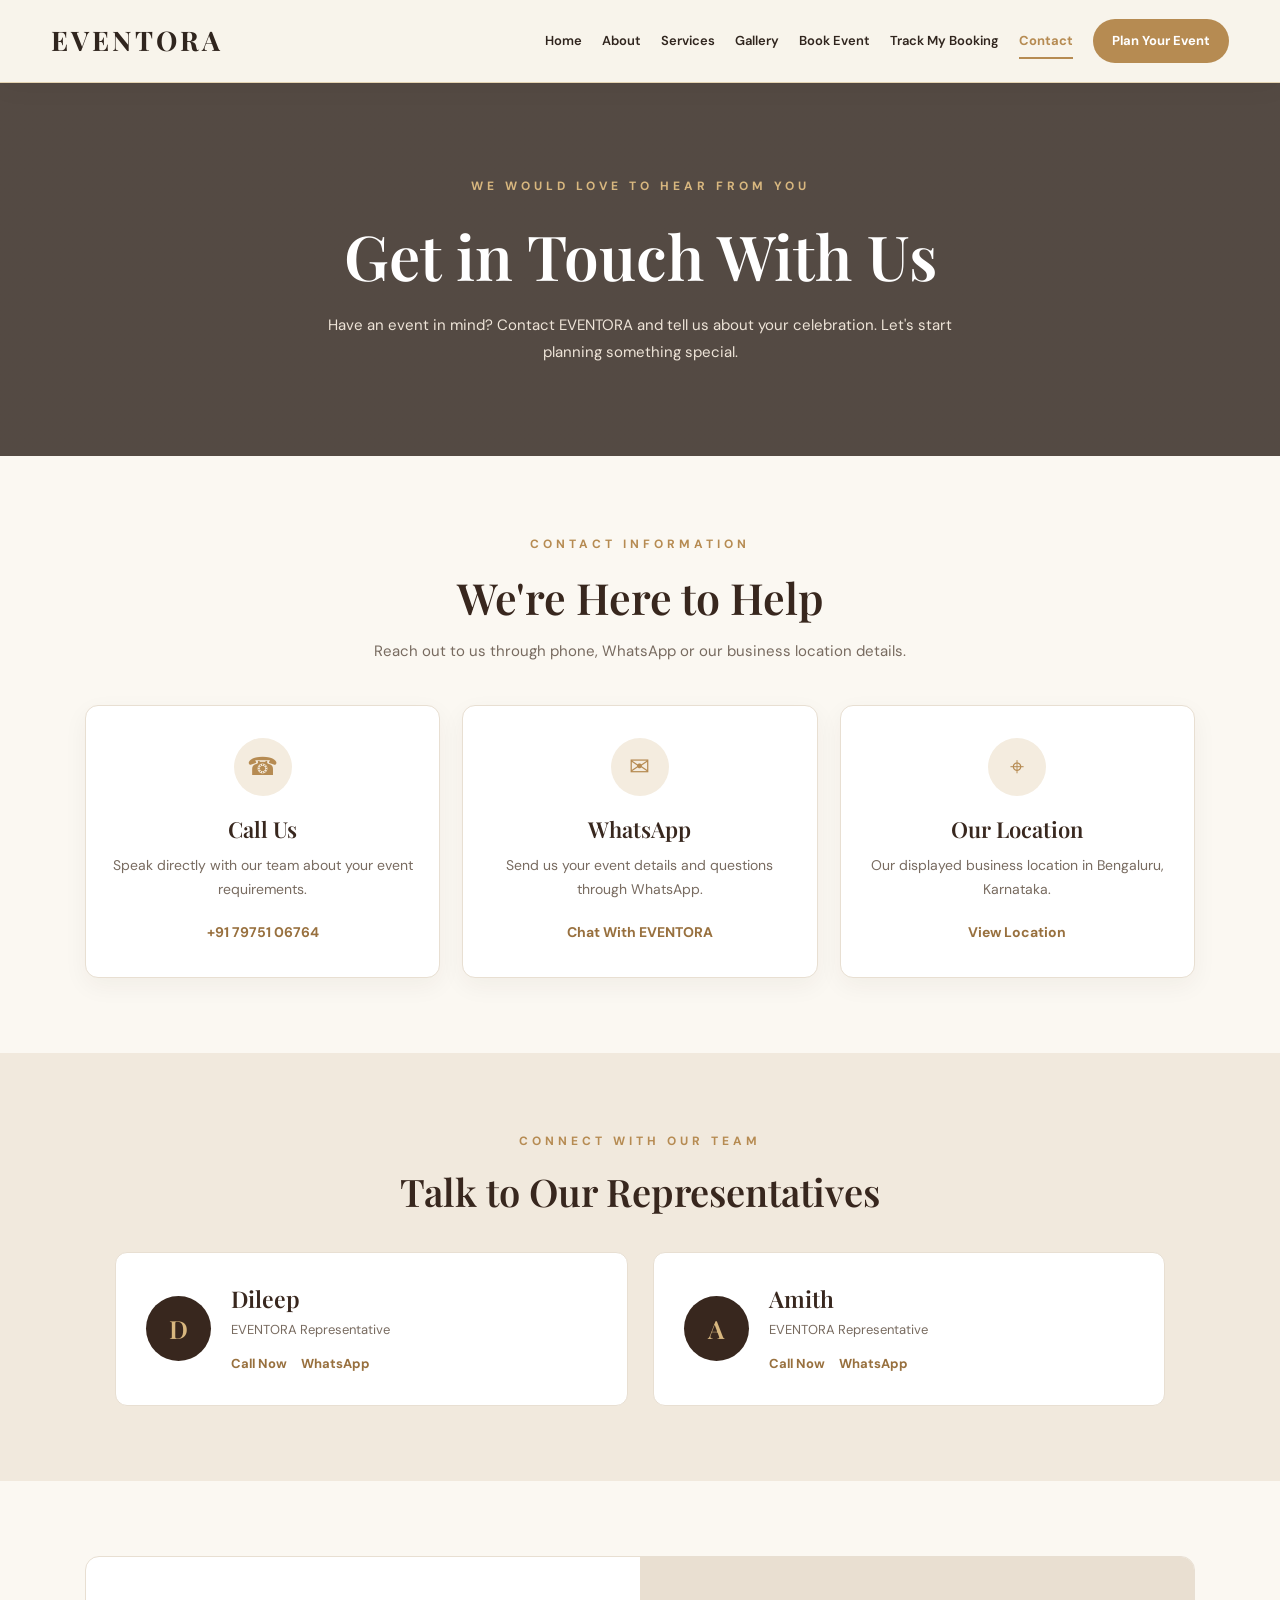
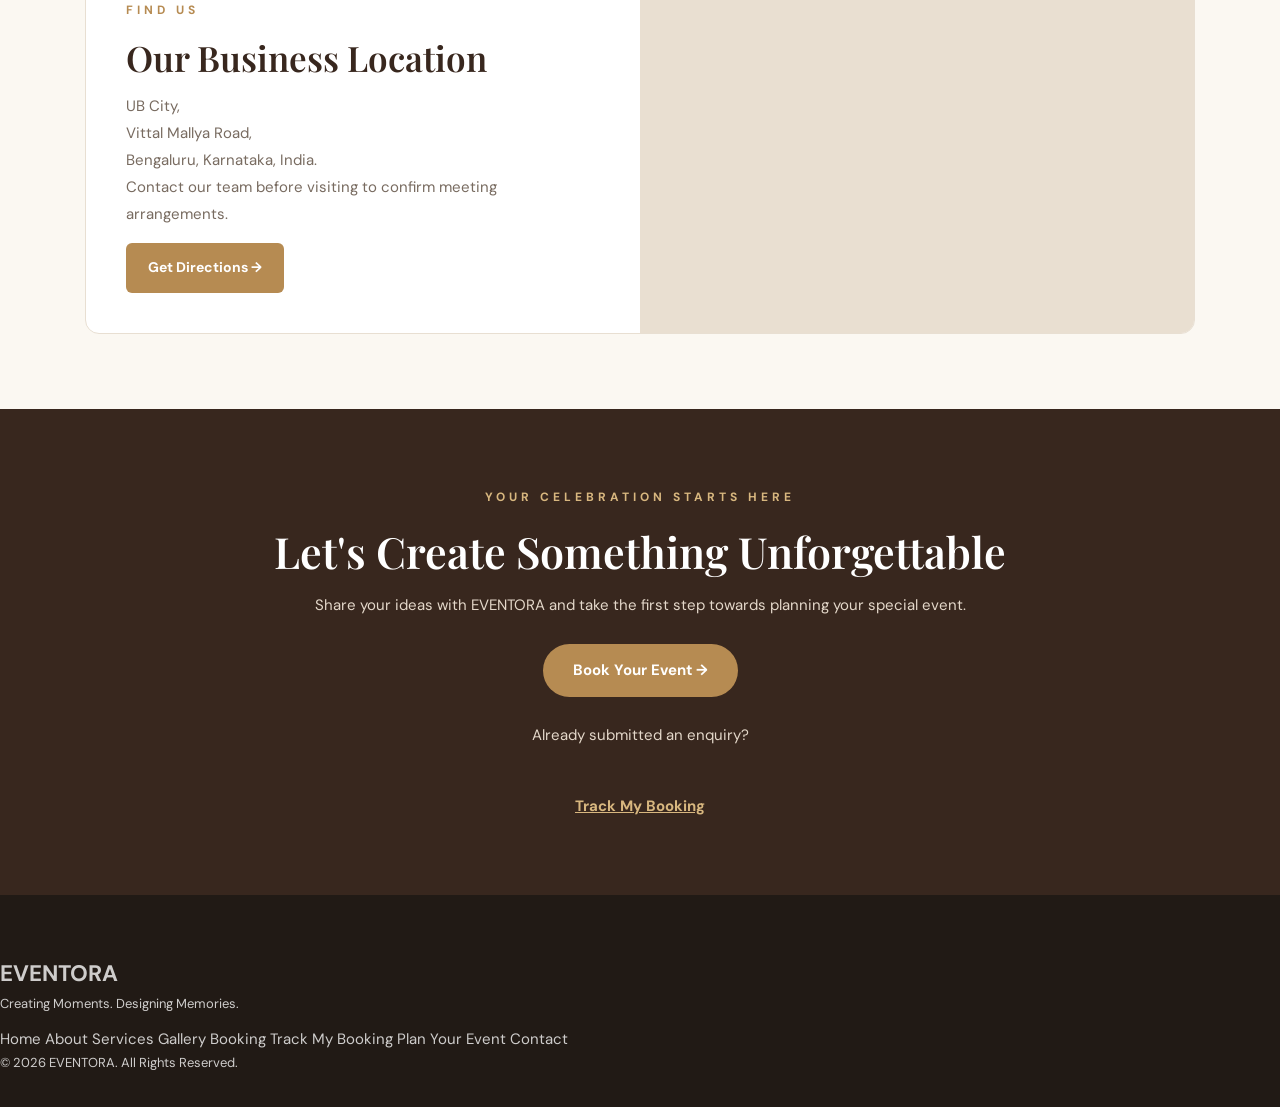
<file: contact.html>
<!DOCTYPE html>
<html lang="en">
<head>
    <meta charset="UTF-8">
    <meta name="viewport" content="width=device-width, initial-scale=1.0">

    <title>Contact EVENTORA | Event Management in Bengaluru</title>
    <meta name="description" content="Contact EVENTORA for wedding planning, birthday celebrations, corporate events and complete event management in Bengaluru.">

    <link rel="stylesheet" href="css/style.css">
    <link rel="stylesheet" href="css/responsive.css">

    <link rel="preconnect" href="https://fonts.googleapis.com">
    <link rel="preconnect" href="https://fonts.gstatic.com" crossorigin>
    <link href="https://fonts.googleapis.com/css2?family=DM+Sans:wght@400;500;600;700&family=Playfair+Display:wght@500;600;700&display=swap" rel="stylesheet">

    <style>
        :root {
            --gold: #b68b52;
            --gold-light: #d8b77f;
            --brown: #38271e;
            --cream: #fbf8f2;
            --muted: #786b60;
            --border: #e8dfd2;
        }

        body {
            background: var(--cream);
            color: var(--brown);
            font-family: "DM Sans", sans-serif;
        }

        /* NAVIGATION */
        .contact-page .nav-links {
            display: flex;
            align-items: center;
            gap: 20px;
        }

        .contact-page .nav-links a {
            text-decoration: none;
        }

        .contact-page .nav-links a.active {
            color: var(--gold);
            font-weight: 700;
        }

        .contact-page .nav-links a.plan-event-link {
            background: var(--gold);
            color: white;
            padding: 11px 19px;
            border-radius: 25px;
            font-weight: 700;
        }

        .contact-page .nav-links a.plan-event-link:hover {
            background: var(--brown);
            color: white;
        }

        @media(max-width: 900px) {
            .contact-page .nav-links {
                display: none;
                position: absolute;
                top: 100%;
                left: 0;
                width: 100%;
                background: #fff;
                flex-direction: column;
                align-items: stretch;
                gap: 0;
                padding: 15px 22px;
                box-shadow: 0 10px 20px rgba(0,0,0,.1);
                z-index: 1000;
            }

            .contact-page .nav-links.open {
                display: flex;
            }

            .contact-page .nav-links a {
                padding: 13px 8px;
            }

            .contact-page .nav-links a.plan-event-link {
                text-align: center;
                margin-top: 8px;
            }
        }

        /* HERO */
        .contact-hero {
            padding: 90px 20px;
            text-align: center;
            color: white;
            background:
                linear-gradient(rgba(37, 25, 18, .78), rgba(37, 25, 18, .78)),
                url("https://images.unsplash.com/photo-1519167758481-83f550bb49b3?auto=format&fit=crop&w=1800&q=85")
                center/cover;
        }

        .contact-hero span,
        .section-label {
            color: var(--gold-light);
            text-transform: uppercase;
            letter-spacing: 4px;
            font-size: 12px;
            font-weight: 700;
        }

        .contact-hero h1 {
            font: 600 clamp(40px, 5vw, 62px) "Playfair Display", serif;
            margin: 15px 0;
        }

        .contact-hero p {
            max-width: 650px;
            margin: auto;
            color: #eee4d8;
            line-height: 1.8;
        }

        .contact-section {
            max-width: 1150px;
            margin: auto;
            padding: 75px 20px;
        }

        .contact-heading {
            text-align: center;
            margin-bottom: 40px;
        }

        .contact-heading .section-label {
            color: var(--gold);
        }

        .contact-heading h2 {
            font: 600 clamp(30px, 4vw, 43px) "Playfair Display", serif;
            margin: 12px 0;
        }

        .contact-heading p {
            color: var(--muted);
            line-height: 1.8;
        }

        .contact-cards {
            display: grid;
            grid-template-columns: repeat(3, 1fr);
            gap: 22px;
        }

        .contact-card {
            background: white;
            padding: 32px 25px;
            border: 1px solid var(--border);
            border-radius: 13px;
            text-align: center;
            box-shadow: 0 8px 25px rgba(53, 38, 25, .05);
            transition: .3s;
        }

        .contact-card:hover {
            transform: translateY(-6px);
            border-color: var(--gold);
            box-shadow: 0 14px 30px rgba(53, 38, 25, .1);
        }

        .contact-icon {
            width: 58px;
            height: 58px;
            margin: 0 auto 18px;
            display: grid;
            place-items: center;
            border-radius: 50%;
            background: #f4ecdf;
            color: var(--gold);
            font-size: 25px;
        }

        .contact-card h3 {
            font: 600 22px "Playfair Display", serif;
            margin: 0 0 10px;
        }

        .contact-card p {
            color: var(--muted);
            font-size: 14px;
            line-height: 1.7;
            margin-bottom: 18px;
        }

        .contact-card a {
            color: #98703e;
            text-decoration: none;
            font-weight: 700;
            font-size: 14px;
            overflow-wrap: anywhere;
        }

        .contact-card a:hover {
            color: var(--brown);
            text-decoration: underline;
        }

        /* TEAM */
        .team-section {
            background: #f1e9dd;
            padding: 75px 20px;
        }

        .team-container {
            max-width: 1050px;
            margin: auto;
        }

        .team-heading {
            text-align: center;
            margin-bottom: 35px;
        }

        .team-heading .section-label {
            color: var(--gold);
        }

        .team-heading h2 {
            font: 600 38px "Playfair Display", serif;
            margin: 12px 0;
        }

        .team-grid {
            display: grid;
            grid-template-columns: repeat(2, 1fr);
            gap: 25px;
        }

        .team-card {
            background: white;
            padding: 30px;
            border-radius: 12px;
            border: 1px solid var(--border);
            display: flex;
            align-items: center;
            gap: 20px;
        }

        .team-avatar {
            width: 65px;
            height: 65px;
            flex-shrink: 0;
            border-radius: 50%;
            display: grid;
            place-items: center;
            background: var(--brown);
            color: var(--gold-light);
            font: 600 25px "Playfair Display", serif;
        }

        .team-card h3 {
            font: 600 23px "Playfair Display", serif;
            margin: 0 0 5px;
        }

        .team-card p {
            color: var(--muted);
            font-size: 13px;
            margin: 0 0 12px;
        }

        .team-actions {
            display: flex;
            flex-wrap: wrap;
            gap: 14px;
        }

        .team-actions a {
            color: #98703e;
            font-size: 13px;
            font-weight: 700;
            text-decoration: none;
        }

        .team-actions a:hover {
            text-decoration: underline;
        }

        /* LOCATION */
        .location-section {
            max-width: 1150px;
            margin: auto;
            padding: 75px 20px;
        }

        .location-card {
            display: grid;
            grid-template-columns: 1fr 1fr;
            background: white;
            border: 1px solid var(--border);
            border-radius: 14px;
            overflow: hidden;
        }

        .location-info {
            padding: 40px;
        }

        .location-info .section-label {
            color: var(--gold);
        }

        .location-info h2 {
            font: 600 35px "Playfair Display", serif;
            margin: 12px 0;
        }

        .location-info p {
            color: var(--muted);
            line-height: 1.8;
        }

        .location-info a {
            display: inline-block;
            margin-top: 15px;
            padding: 13px 22px;
            background: var(--gold);
            color: white;
            text-decoration: none;
            border-radius: 6px;
            font-weight: 700;
            font-size: 14px;
        }

        .location-info a:hover {
            background: var(--brown);
        }

        .location-map {
            min-height: 320px;
            background: #e9dfd1;
        }

        .location-map iframe {
            width: 100%;
            height: 100%;
            min-height: 320px;
            border: 0;
        }

        /* CTA */
        .contact-cta {
            padding: 75px 20px;
            text-align: center;
            background: var(--brown);
            color: white;
        }

        .contact-cta h2 {
            font: 600 clamp(30px, 4vw, 43px) "Playfair Display", serif;
            margin: 12px 0;
        }

        .contact-cta p {
            color: #e4d8ca;
            line-height: 1.8;
            margin-bottom: 25px;
        }

        .contact-cta a {
            display: inline-block;
            padding: 14px 30px;
            background: var(--gold);
            color: white;
            text-decoration: none;
            border-radius: 30px;
            font-weight: 700;
            transition: .3s;
        }

        .contact-cta a:hover {
            background: var(--gold-light);
            transform: translateY(-3px);
        }

        .contact-cta .track-link {
            display: inline-block;
            margin-top: 20px;
            padding: 0;
            background: transparent;
            color: var(--gold-light);
            text-decoration: underline;
        }

        .contact-cta .track-link:hover {
            background: transparent;
            color: white;
        }

        /* RESPONSIVE */
        @media(max-width: 850px) {
            .contact-cards {
                grid-template-columns: repeat(2, 1fr);
            }

            .location-card {
                grid-template-columns: 1fr;
            }

            .location-map {
                min-height: 280px;
            }
        }

        @media(max-width: 600px) {
            .contact-cards,
            .team-grid {
                grid-template-columns: 1fr;
            }

            .team-card {
                padding: 22px 17px;
            }

            .location-info {
                padding: 28px 22px;
            }

            .team-heading h2 {
                font-size: 31px;
            }
        }
    </style>
</head>

<body class="contact-page">

    <!-- HEADER -->
    <header class="header">
        <div class="navbar">

            <a href="index.html" class="logo">EVENTORA</a>

            <button class="menu-toggle" id="menuToggle"
                    aria-label="Toggle navigation"
                    aria-expanded="false">
                ☰
            </button>

            <nav class="nav-links" id="navLinks">
                <a href="index.html">Home</a>
                <a href="about.html">About</a>
                <a href="services.html">Services</a>
                <a href="gallery.html">Gallery</a>
                <a href="booking.html">Book Event</a>
                <a href="track-booking.html">Track My Booking</a>
                <a href="contact.html" class="active" aria-current="page">Contact</a>
                <a href="booking.html" class="plan-event-link">Plan Your Event</a>
            </nav>

        </div>
    </header>

    <!-- HERO -->
    <section class="contact-hero">
        <span>We Would Love to Hear From You</span>

        <h1>Get in Touch With Us</h1>

        <p>
            Have an event in mind? Contact EVENTORA and tell us
            about your celebration. Let's start planning something special.
        </p>
    </section>

    <!-- CONTACT INFORMATION -->
    <main>

        <section class="contact-section">

            <div class="contact-heading">
                <span class="section-label">Contact Information</span>

                <h2>We're Here to Help</h2>

                <p>
                    Reach out to us through phone, WhatsApp or our
                    business location details.
                </p>
            </div>

            <div class="contact-cards">

                <article class="contact-card">

                    <div class="contact-icon">☎</div>

                    <h3>Call Us</h3>

                    <p>
                        Speak directly with our team about your event requirements.
                    </p>

                    <a href="tel:+917975106764">
                        +91 79751 06764
                    </a>

                </article>

                <article class="contact-card">

                    <div class="contact-icon">✉</div>

                    <h3>WhatsApp</h3>

                    <p>
                        Send us your event details and questions through WhatsApp.
                    </p>

                    <a href="https://wa.me/917975106764"
                       target="_blank"
                       rel="noopener noreferrer">
                        Chat With EVENTORA
                    </a>

                </article>

                <article class="contact-card">

                    <div class="contact-icon">⌖</div>

                    <h3>Our Location</h3>

                    <p>
                        Our displayed business location in Bengaluru, Karnataka.
                    </p>

                    <a href="https://www.google.com/maps/search/?api=1&query=UB+City%2C+Vittal+Mallya+Road%2C+Bengaluru"
                       target="_blank"
                       rel="noopener noreferrer">
                        View Location
                    </a>

                </article>

            </div>

        </section>

        <!-- TEAM CONTACTS -->
        <section class="team-section">

            <div class="team-container">

                <div class="team-heading">
                    <span class="section-label">Connect With Our Team</span>

                    <h2>Talk to Our Representatives</h2>
                </div>

                <div class="team-grid">

                    <article class="team-card">

                        <div class="team-avatar">D</div>

                        <div>
                            <h3>Dileep</h3>

                            <p>EVENTORA Representative</p>

                            <div class="team-actions">

                                <a href="tel:+917975106764">
                                    Call Now
                                </a>

                                <a href="https://wa.me/917975106764"
                                   target="_blank"
                                   rel="noopener noreferrer">
                                    WhatsApp
                                </a>

                            </div>
                        </div>

                    </article>

                    <article class="team-card">

                        <div class="team-avatar">A</div>

                        <div>
                            <h3>Amith</h3>

                            <p>EVENTORA Representative</p>

                            <div class="team-actions">

                                <a href="tel:+919448209827">
                                    Call Now
                                </a>

                                <a href="https://wa.me/919448209827"
                                   target="_blank"
                                   rel="noopener noreferrer">
                                    WhatsApp
                                </a>

                            </div>
                        </div>

                    </article>

                </div>

            </div>

        </section>

        <!-- LOCATION -->
        <section class="location-section">

            <div class="location-card">

                <div class="location-info">

                    <span class="section-label">Find Us</span>

                    <h2>Our Business Location</h2>

                    <p>
                        UB City,<br>
                        Vittal Mallya Road,<br>
                        Bengaluru, Karnataka, India.
                    </p>

                    <p>
                        Contact our team before visiting to confirm
                        meeting arrangements.
                    </p>

                    <a href="https://www.google.com/maps/search/?api=1&query=UB+City%2C+Vittal+Mallya+Road%2C+Bengaluru"
                       target="_blank"
                       rel="noopener noreferrer">
                        Get Directions →
                    </a>

                </div>

                <div class="location-map">

                    <iframe
                        src="https://maps.google.com/maps?q=UB%20City%2C%20Bengaluru&t=&z=15&ie=UTF8&iwloc=&output=embed"
                        title="Map showing UB City Bengaluru"
                        loading="lazy"
                        referrerpolicy="no-referrer-when-downgrade"
                        allowfullscreen>
                    </iframe>

                </div>

            </div>

        </section>

    </main>

    <!-- CTA -->
    <section class="contact-cta">

        <span class="section-label">Your Celebration Starts Here</span>

        <h2>Let's Create Something Unforgettable</h2>

        <p>
            Share your ideas with EVENTORA and take the first step
            towards planning your special event.
        </p>

        <a href="booking.html">Book Your Event →</a>

        <p style="margin-top:25px;">
            Already submitted an enquiry?
        </p>

        <a href="track-booking.html" class="track-link">
            Track My Booking
        </a>

    </section>

    <!-- FOOTER -->
    <footer class="footer">

        <div class="footer-content">

            <h2>EVENTORA</h2>

            <p>Creating Moments. Designing Memories.</p>

            <div class="footer-links">
                <a href="index.html">Home</a>
                <a href="about.html">About</a>
                <a href="services.html">Services</a>
                <a href="gallery.html">Gallery</a>
                <a href="booking.html">Booking</a>
                <a href="track-booking.html">Track My Booking</a>
                <a href="booking.html">Plan Your Event</a>
                <a href="contact.html">Contact</a>
            </div>

            <p>
                © <span id="year"></span> EVENTORA. All Rights Reserved.
            </p>

        </div>

    </footer>

    <script src="js/script.js"></script>

    <!-- MOBILE NAVIGATION AND FOOTER YEAR -->
    <script>
        document.addEventListener("DOMContentLoaded", function () {

            const menuToggle = document.getElementById("menuToggle");
            const navLinks = document.getElementById("navLinks");

            if (menuToggle && navLinks) {

                menuToggle.addEventListener("click", function () {

                    const isOpen = navLinks.classList.toggle("open");

                    menuToggle.setAttribute(
                        "aria-expanded",
                        isOpen ? "true" : "false"
                    );

                });

                navLinks.querySelectorAll("a").forEach(function (link) {

                    link.addEventListener("click", function () {

                        navLinks.classList.remove("open");

                        menuToggle.setAttribute(
                            "aria-expanded",
                            "false"
                        );

                    });

                });

            }

            const yearElement = document.getElementById("year");

            if (yearElement) {
                yearElement.textContent = new Date().getFullYear();
            }

        });
    </script>

</body>
</html>
</file>
<file: css/style.css>
/* =========================================================
   EVENTORA - COMPLETE WEBSITE STYLESHEET
   File: css/style.css
   Theme: Luxury Cream, Gold & Dark Brown
========================================================= */

/* 1. GOOGLE FONTS */
@import url('https://fonts.googleapis.com/css2?family=DM+Sans:wght@400;500;600;700&family=Playfair+Display:wght@400;500;600;700;800&display=swap');


/* 2. ROOT VARIABLES */
:root {
    --primary: #30251e;
    --secondary: #6f5744;
    --gold: #c5a15b;
    --gold-dark: #a9843f;
    --cream: #f8f4eb;
    --white: #ffffff;
    --light: #f4eee3;
    --dark: #211a15;
    --text: #62574e;
    --muted: #8b8178;
    --border: #e8dfd2;
    --success: #25834d;
    --danger: #c0392b;
    --warning: #d18b20;

    --shadow: 0 8px 30px rgba(48, 37, 30, 0.08);
    --shadow-hover: 0 15px 40px rgba(48, 37, 30, 0.14);
    --transition: all 0.3s ease;
    --radius: 12px;
    --radius-large: 20px;
}


/* 3. GLOBAL RESET */
* {
    margin: 0;
    padding: 0;
    box-sizing: border-box;
}

html {
    scroll-behavior: smooth;
    scroll-padding-top: 100px;
}

body {
    font-family: 'DM Sans', sans-serif;
    color: var(--text);
    background: var(--cream);
    line-height: 1.7;
    font-size: 15px;
    overflow-x: hidden;
}

img {
    max-width: 100%;
    display: block;
}

a {
    color: inherit;
    text-decoration: none;
    transition: var(--transition);
}

button,
input,
select,
textarea {
    font: inherit;
}

button {
    cursor: pointer;
}

ul,
ol {
    list-style: none;
}

.container {
    width: min(1200px, 92%);
    margin: 0 auto;
}

section {
    position: relative;
}

::selection {
    background: var(--gold);
    color: var(--white);
}


/* 4. HEADER AND NAVIGATION */

/* Keep the header consistent across every page */
.header {
    position: sticky;
    top: 0;
    left: 0;
    z-index: 1000;
    width: 100%;
    background: rgba(248, 244, 235, 0.98);
    border-bottom: 1px solid rgba(197, 161, 91, 0.4);
    box-shadow: 0 5px 24px rgba(33, 24, 15, 0.045);
    backdrop-filter: blur(12px);
}

/* Important: same centered navbar width on every page */
.header > .navbar,
.header > .container,
.header .container > .navbar {
    width: min(1200px, 92%);
    min-height: 82px;
    margin: 0 auto;
    display: flex;
    align-items: center;
    justify-content: space-between;
    gap: 24px;
}

/* Brand */
.logo,
.header .logo {
    flex-shrink: 0;
    margin-right: auto;
    font-family: 'Playfair Display', Georgia, serif;
    font-size: 27px;
    font-weight: 700;
    letter-spacing: 3px;
    color: var(--primary);
    white-space: nowrap;
}

/* Navigation links */
.navbar .nav-links,
.header .nav-links {
    display: flex;
    flex: 0 1 auto;
    align-items: center;
    justify-content: flex-end;
    gap: clamp(13px, 1.8vw, 25px);
    margin: 0;
    padding: 0;
    list-style: none;
}

.nav-links li {
    margin: 0;
    padding: 0;
}

.navbar .nav-links a,
.header .nav-links a {
    display: inline-block;
    position: relative;
    padding: 9px 0;
    color: var(--primary);
    font-size: 13px;
    font-weight: 600;
    white-space: nowrap;
    transition: var(--transition);
}

.navbar .nav-links a:hover,
.header .nav-links a:hover,
.navbar .nav-links a.active,
.header .nav-links a.active {
    color: var(--gold-dark);
}

.nav-links a::after {
    content: '';
    position: absolute;
    bottom: 2px;
    left: 0;
    width: 0;
    height: 2px;
    background: var(--gold);
    transition: var(--transition);
}

.nav-links a:hover::after,
.nav-links a.active::after {
    width: 100%;
}

/* Mobile menu button */
.menu-toggle {
    display: none;
    align-items: center;
    justify-content: center;
    width: 42px;
    height: 42px;
    border: 1px solid var(--border);
    border-radius: 8px;
    background: var(--white);
    color: var(--primary);
    font-size: 23px;
    line-height: 1;
    cursor: pointer;
}


/* 5. BUTTONS */
.btn,
button.btn {
    display: inline-flex;
    align-items: center;
    justify-content: center;
    gap: 8px;
    padding: 13px 27px;
    border: 1px solid var(--gold);
    border-radius: 5px;
    background: var(--gold);
    color: var(--white);
    font-size: 14px;
    font-weight: 700;
    text-align: center;
    transition: var(--transition);
}

.btn:hover,
button.btn:hover {
    background: var(--gold-dark);
    border-color: var(--gold-dark);
    transform: translateY(-2px);
    box-shadow: var(--shadow);
}

.btn-outline {
    background: transparent;
    color: var(--primary);
    border-color: var(--gold);
}

.btn-outline:hover {
    background: var(--gold);
    color: var(--white);
}

.btn-dark {
    background: var(--primary);
    border-color: var(--primary);
}

.btn-dark:hover {
    background: var(--secondary);
    border-color: var(--secondary);
}

.btn-small {
    padding: 9px 18px;
    font-size: 12px;
}

.btn-block {
    width: 100%;
}


/* 6. COMMON SECTION STYLES */
.section {
    padding: 85px 0;
}

.section-light {
    background: var(--white);
}

.section-dark {
    background: var(--primary);
    color: var(--white);
}

.section-heading {
    max-width: 750px;
    margin: 0 auto 45px;
    text-align: center;
}

.section-heading .subtitle,
.subtitle {
    display: inline-block;
    margin-bottom: 12px;
    color: var(--gold-dark);
    font-size: 12px;
    font-weight: 700;
    letter-spacing: 3px;
    text-transform: uppercase;
}

.section-heading h2,
.section-title {
    margin-bottom: 16px;
    color: var(--primary);
    font-family: 'Playfair Display', Georgia, serif;
    font-size: clamp(30px, 4vw, 43px);
    font-weight: 700;
    line-height: 1.25;
}

.section-heading p {
    color: var(--muted);
    font-size: 15px;
}


/* 7. HERO SECTION */
.hero {
    position: relative;
    display: flex;
    align-items: center;
    min-height: 650px;
    padding: 100px 0;
    overflow: hidden;
    background:
        linear-gradient(rgba(33, 26, 21, 0.62), rgba(33, 26, 21, 0.55)),
        url('../images/hero.jpg') center/cover no-repeat;
}

.hero-content {
    position: relative;
    z-index: 2;
    max-width: 750px;
    color: var(--white);
}

.hero h1 {
    margin-bottom: 22px;
    font-family: 'Playfair Display', Georgia, serif;
    font-size: clamp(42px, 6vw, 70px);
    font-weight: 700;
    line-height: 1.15;
}

.hero h1 span {
    color: var(--gold);
}

.hero p {
    max-width: 620px;
    margin-bottom: 30px;
    color: rgba(255, 255, 255, 0.88);
    font-size: 17px;
}

.hero-buttons {
    display: flex;
    flex-wrap: wrap;
    gap: 15px;
}


/* 8. PAGE BANNER */
.page-banner {
    position: relative;
    display: flex;
    align-items: center;
    justify-content: center;
    min-height: 300px;
    padding: 70px 20px;
    background:
        linear-gradient(rgba(33, 26, 21, 0.68), rgba(33, 26, 21, 0.68)),
        url('../images/hero.jpg') center/cover no-repeat;
    text-align: center;
    color: var(--white);
}

.page-banner h1 {
    margin-bottom: 10px;
    font-family: 'Playfair Display', Georgia, serif;
    font-size: clamp(35px, 5vw, 52px);
}

.page-banner p {
    color: rgba(255, 255, 255, 0.85);
}

.breadcrumb {
    margin-top: 12px;
    font-size: 13px;
}

.breadcrumb a {
    color: var(--gold);
}


/* 9. ABOUT SECTION */
.about-section {
    padding: 85px 0;
    background: var(--white);
}

.about-content {
    display: grid;
    grid-template-columns: 1fr 1fr;
    align-items: center;
    gap: 55px;
}

.about-image img {
    width: 100%;
    height: 470px;
    object-fit: cover;
    border-radius: var(--radius-large);
    box-shadow: var(--shadow);
}

.about-text h2 {
    margin-bottom: 20px;
    color: var(--primary);
    font-family: 'Playfair Display', Georgia, serif;
    font-size: 38px;
    line-height: 1.25;
}

.about-text p {
    margin-bottom: 17px;
}

.about-points {
    display: grid;
    grid-template-columns: repeat(2, 1fr);
    gap: 15px;
    margin: 25px 0;
}

.about-point {
    padding: 15px;
    border-left: 3px solid var(--gold);
    background: var(--light);
    color: var(--primary);
    font-weight: 600;
}


/* 10. SERVICES SECTION */
.services-grid,
.service-grid {
    display: grid;
    grid-template-columns: repeat(3, 1fr);
    gap: 25px;
}

.service-card {
    overflow: hidden;
    border: 1px solid var(--border);
    border-radius: var(--radius);
    background: var(--white);
    box-shadow: var(--shadow);
    transition: var(--transition);
}

.service-card:hover {
    transform: translateY(-7px);
    box-shadow: var(--shadow-hover);
}

.service-card img {
    width: 100%;
    height: 230px;
    object-fit: cover;
}

.service-card-content {
    padding: 24px;
}

.service-card h3 {
    margin-bottom: 10px;
    color: var(--primary);
    font-family: 'Playfair Display', Georgia, serif;
    font-size: 22px;
}

.service-card p {
    margin-bottom: 18px;
    color: var(--muted);
    font-size: 14px;
}

.service-card a {
    color: var(--gold-dark);
    font-weight: 700;
}


/* 11. GALLERY SECTION */
.gallery-section {
    padding: 80px 0;
}

.gallery-filters,
.filter-buttons {
    display: flex;
    flex-wrap: wrap;
    justify-content: center;
    gap: 12px;
    margin-bottom: 35px;
}

.gallery-filters button,
.filter-buttons button {
    padding: 10px 20px;
    border: 1px solid var(--border);
    border-radius: 30px;
    background: var(--white);
    color: var(--primary);
    font-size: 13px;
    font-weight: 600;
    transition: var(--transition);
}

.gallery-filters button:hover,
.gallery-filters button.active,
.filter-buttons button:hover,
.filter-buttons button.active {
    border-color: var(--gold);
    background: var(--gold);
    color: var(--white);
}

.gallery-grid {
    display: grid;
    grid-template-columns: repeat(3, 1fr);
    gap: 22px;
}

.gallery-item {
    position: relative;
    overflow: hidden;
    min-height: 250px;
    border-radius: var(--radius);
    background: var(--light);
}

.gallery-item img {
    width: 100%;
    height: 280px;
    object-fit: cover;
    transition: transform 0.5s ease;
}

.gallery-item:hover img {
    transform: scale(1.07);
}

.gallery-caption {
    position: absolute;
    right: 0;
    bottom: 0;
    left: 0;
    padding: 25px 18px 16px;
    background: linear-gradient(transparent, rgba(0, 0, 0, 0.78));
    color: var(--white);
}

.gallery-caption h3 {
    font-family: 'Playfair Display', Georgia, serif;
    font-size: 20px;
}


/* 12. BOOKING PAGE */
.booking-section {
    padding: 75px 0;
}

.booking-container {
    display: grid;
    grid-template-columns: minmax(0, 1.6fr) minmax(280px, 0.8fr);
    align-items: start;
    gap: 30px;
}

.booking-form,
.booking-summary,
.booking-card {
    padding: 30px;
    border: 1px solid var(--border);
    border-radius: var(--radius-large);
    background: var(--white);
    box-shadow: var(--shadow);
}

.booking-form h2,
.booking-summary h2 {
    margin-bottom: 22px;
    color: var(--primary);
    font-family: 'Playfair Display', Georgia, serif;
    font-size: 27px;
}

.form-group {
    margin-bottom: 20px;
}

.form-group label,
.booking-form label {
    display: block;
    margin-bottom: 8px;
    color: var(--primary);
    font-size: 13px;
    font-weight: 700;
}

.form-group input,
.form-group select,
.form-group textarea,
.booking-form input,
.booking-form select,
.booking-form textarea {
    width: 100%;
    min-height: 46px;
    padding: 12px 14px;
    border: 1px solid var(--border);
    border-radius: 7px;
    outline: none;
    background: #fffdf9;
    color: var(--primary);
    transition: var(--transition);
}

.form-group textarea,
.booking-form textarea {
    min-height: 115px;
    resize: vertical;
}

.form-group input:focus,
.form-group select:focus,
.form-group textarea:focus,
.booking-form input:focus,
.booking-form select:focus,
.booking-form textarea:focus {
    border-color: var(--gold);
    box-shadow: 0 0 0 3px rgba(197, 161, 91, 0.13);
}

.form-row {
    display: grid;
    grid-template-columns: repeat(2, 1fr);
    gap: 18px;
}

.service-options,
.checkbox-group {
    display: grid;
    grid-template-columns: repeat(2, 1fr);
    gap: 12px;
}

.service-options label,
.checkbox-group label {
    display: flex;
    align-items: center;
    gap: 9px;
    padding: 12px;
    border: 1px solid var(--border);
    border-radius: 7px;
    background: #fffdf9;
    font-size: 13px;
    font-weight: 500;
    cursor: pointer;
}

.service-options input,
.checkbox-group input {
    width: auto;
    min-height: auto;
    accent-color: var(--gold-dark);
}

.booking-summary {
    position: sticky;
    top: 105px;
}

.booking-summary p {
    margin-bottom: 12px;
}

.booking-summary .total {
    margin-top: 20px;
    padding-top: 18px;
    border-top: 1px solid var(--border);
    color: var(--primary);
    font-size: 21px;
    font-weight: 700;
}


/* 13. BUDGET ALLOCATION */
.budget-section,
.budget-allocation {
    margin-top: 25px;
    padding: 22px;
    border: 1px solid var(--border);
    border-radius: var(--radius);
    background: #fffdf9;
}

.budget-section h3,
.budget-allocation h3 {
    margin-bottom: 15px;
    color: var(--primary);
    font-family: 'Playfair Display', Georgia, serif;
    font-size: 21px;
}

.budget-breakdown,
.allocation-list {
    display: grid;
    gap: 13px;
}

.allocation-row,
.budget-row {
    display: grid;
    grid-template-columns: minmax(100px, 1fr) minmax(100px, 1fr);
    align-items: center;
    gap: 15px;
}

.allocation-row label,
.budget-row label {
    margin: 0;
    font-size: 13px;
}

.allocation-row input,
.budget-row input {
    width: 100%;
    min-width: 0;
}

.budget-total,
.budget-remaining {
    display: flex;
    justify-content: space-between;
    gap: 15px;
    margin-top: 15px;
    padding-top: 12px;
    border-top: 1px solid var(--border);
    color: var(--primary);
    font-weight: 700;
}

.budget-note {
    margin-top: 12px;
    color: var(--muted);
    font-size: 12px;
}


/* 14. BOOKING TRACKING PAGE */
.tracking-section {
    min-height: 65vh;
    padding: 70px 0 90px;
}

.tracking-container {
    width: min(850px, 92%);
    margin: 0 auto;
}

.tracking-card {
    padding: 32px;
    border: 1px solid var(--border);
    border-radius: var(--radius-large);
    background: var(--white);
    box-shadow: var(--shadow);
}

.tracking-card h1,
.tracking-card h2 {
    margin-bottom: 15px;
    color: var(--primary);
    font-family: 'Playfair Display', Georgia, serif;
}

.tracking-search {
    display: flex;
    gap: 12px;
    margin: 22px 0;
}

.tracking-search input {
    flex: 1;
    min-width: 0;
    padding: 13px 15px;
    border: 1px solid var(--border);
    border-radius: 7px;
    outline: none;
}

.tracking-search input:focus {
    border-color: var(--gold);
}

.tracking-details,
.booking-details {
    margin-top: 25px;
    padding: 22px;
    border: 1px solid var(--border);
    border-radius: var(--radius);
    background: #fffdf9;
}

.tracking-details h3,
.booking-details h3 {
    margin-bottom: 15px;
    color: var(--primary);
    font-family: 'Playfair Display', Georgia, serif;
}

.tracking-details p,
.booking-details p {
    margin-bottom: 9px;
    overflow-wrap: anywhere;
}

.tracking-status {
    display: inline-block;
    padding: 6px 14px;
    border-radius: 30px;
    background: #f3ead7;
    color: var(--gold-dark);
    font-size: 12px;
    font-weight: 700;
}

.status-pending {
    background: #fff2d5;
    color: #9b680e;
}

.status-accepted,
.status-completed {
    background: #e3f4e9;
    color: var(--success);
}

.status-rejected,
.status-cancelled {
    background: #fbe8e6;
    color: var(--danger);
}

.status-timeline {
    display: flex;
    flex-wrap: wrap;
    align-items: center;
    gap: 12px;
    margin: 25px 0;
}

.status-step {
    flex: 1;
    min-width: 100px;
    padding: 13px;
    border: 1px solid var(--border);
    border-radius: 8px;
    background: var(--light);
    color: var(--muted);
    font-size: 12px;
    text-align: center;
}

.status-step.active,
.status-step.completed {
    border-color: var(--gold);
    background: #f8efd9;
    color: var(--primary);
    font-weight: 700;
}

.tracking-message,
#trackingMessage,
#message {
    margin-top: 15px;
    padding: 12px 15px;
    border-radius: 7px;
    font-size: 13px;
    overflow-wrap: anywhere;
}

.success-message {
    background: #e7f5eb;
    color: var(--success);
}

.error-message {
    background: #fcebea;
    color: var(--danger);
}

.info-message {
    background: #edf3fa;
    color: #315d87;
}


/* 15. ADMIN DASHBOARD */
.admin-section {
    min-height: 75vh;
    padding: 55px 0 80px;
}

.admin-container {
    width: min(1250px, 94%);
    margin: 0 auto;
}

.admin-header {
    display: flex;
    flex-wrap: wrap;
    align-items: center;
    justify-content: space-between;
    gap: 18px;
    margin-bottom: 30px;
}

.admin-header h1 {
    color: var(--primary);
    font-family: 'Playfair Display', Georgia, serif;
    font-size: 34px;
}

.admin-stats,
.dashboard-stats,
.stats-grid {
    display: grid;
    grid-template-columns: repeat(4, 1fr);
    gap: 18px;
    margin-bottom: 30px;
}

.stat-card {
    padding: 22px;
    border: 1px solid var(--border);
    border-radius: var(--radius);
    background: var(--white);
    box-shadow: var(--shadow);
}

.stat-card h3 {
    margin-bottom: 7px;
    color: var(--muted);
    font-size: 13px;
}

.stat-card p,
.stat-card .stat-number {
    color: var(--primary);
    font-size: 28px;
    font-weight: 700;
}

.admin-panel {
    margin-bottom: 25px;
    padding: 25px;
    border: 1px solid var(--border);
    border-radius: var(--radius);
    background: var(--white);
    box-shadow: var(--shadow);
}

.admin-panel h2 {
    margin-bottom: 18px;
    color: var(--primary);
    font-family: 'Playfair Display', Georgia, serif;
}

.admin-table-wrapper {
    width: 100%;
    overflow-x: auto;
}

.admin-table {
    width: 100%;
    border-collapse: collapse;
    min-width: 700px;
}

.admin-table th,
.admin-table td {
    padding: 13px 15px;
    border-bottom: 1px solid var(--border);
    text-align: left;
    font-size: 13px;
}

.admin-table th {
    background: var(--light);
    color: var(--primary);
    font-weight: 700;
}

.admin-table tr:hover td {
    background: #fffdf9;
}

.admin-actions {
    display: flex;
    flex-wrap: wrap;
    gap: 8px;
}

.admin-actions button {
    padding: 8px 12px;
    border: 0;
    border-radius: 5px;
    background: var(--gold);
    color: var(--white);
    font-size: 12px;
    font-weight: 600;
}

.admin-actions button:hover {
    background: var(--gold-dark);
}

.admin-login {
    width: min(450px, 92%);
    margin: 70px auto;
    padding: 35px;
    border: 1px solid var(--border);
    border-radius: var(--radius-large);
    background: var(--white);
    box-shadow: var(--shadow);
}

.admin-login h1 {
    margin-bottom: 25px;
    color: var(--primary);
    font-family: 'Playfair Display', Georgia, serif;
    text-align: center;
}


/* 16. CONTACT PAGE */
.contact-section {
    padding: 80px 0;
}

.contact-grid {
    display: grid;
    grid-template-columns: 1fr 1fr;
    gap: 35px;
}

.contact-info,
.contact-form {
    padding: 30px;
    border: 1px solid var(--border);
    border-radius: var(--radius-large);
    background: var(--white);
    box-shadow: var(--shadow);
}

.contact-info h2,
.contact-form h2 {
    margin-bottom: 22px;
    color: var(--primary);
    font-family: 'Playfair Display', Georgia, serif;
    font-size: 28px;
}

.contact-item {
    display: flex;
    align-items: flex-start;
    gap: 15px;
    margin-bottom: 22px;
}

.contact-item h3 {
    margin-bottom: 4px;
    color: var(--primary);
    font-size: 15px;
}

.contact-item p {
    color: var(--muted);
    overflow-wrap: anywhere;
}

.contact-item a {
    color: var(--gold-dark);
}

.contact-socials {
    display: flex;
    flex-wrap: wrap;
    gap: 12px;
    margin-top: 20px;
}

.contact-socials a {
    padding: 9px 15px;
    border: 1px solid var(--border);
    border-radius: 6px;
    color: var(--primary);
    font-size: 13px;
    font-weight: 600;
}

.contact-socials a:hover {
    border-color: var(--gold);
    background: var(--gold);
    color: var(--white);
}


/* 17. TESTIMONIALS */
.testimonial-grid {
    display: grid;
    grid-template-columns: repeat(3, 1fr);
    gap: 22px;
}

.testimonial-card {
    padding: 25px;
    border: 1px solid var(--border);
    border-radius: var(--radius);
    background: var(--white);
    box-shadow: var(--shadow);
}

.testimonial-card p {
    margin-bottom: 18px;
    font-style: italic;
}

.testimonial-card h3 {
    color: var(--primary);
    font-size: 15px;
}

.testimonial-stars {
    margin-bottom: 12px;
    color: var(--gold);
}


/* 18. CALL TO ACTION */
.cta-section {
    padding: 75px 20px;
    background: var(--primary);
    color: var(--white);
    text-align: center;
}

.cta-section h2 {
    margin-bottom: 15px;
    font-family: 'Playfair Display', Georgia, serif;
    font-size: clamp(28px, 4vw, 42px);
}

.cta-section p {
    max-width: 650px;
    margin: 0 auto 25px;
    color: rgba(255, 255, 255, 0.8);
}


/* 19. FOOTER */
.footer {
    padding: 60px 0 20px;
    background: #211a15;
    color: rgba(255, 255, 255, 0.78);
}

.footer-grid {
    display: grid;
    grid-template-columns: 1.4fr 1fr 1fr 1fr;
    gap: 35px;
    margin-bottom: 40px;
}

.footer-logo {
    margin-bottom: 15px;
    color: var(--gold);
    font-family: 'Playfair Display', Georgia, serif;
    font-size: 26px;
    font-weight: 700;
    letter-spacing: 2px;
}

.footer h3 {
    margin-bottom: 17px;
    color: var(--white);
    font-size: 16px;
}

.footer p {
    margin-bottom: 12px;
    font-size: 13px;
}

.footer ul li {
    margin-bottom: 10px;
    font-size: 13px;
}

.footer a:hover {
    color: var(--gold);
}

.footer-bottom {
    padding-top: 20px;
    border-top: 1px solid rgba(255, 255, 255, 0.14);
    text-align: center;
    font-size: 12px;
}


/* 20. PAYMENT / QR CODE */
.payment-section {
    margin-top: 25px;
    padding: 22px;
    border: 1px solid var(--border);
    border-radius: var(--radius);
    background: var(--white);
    text-align: center;
}

.payment-section h3 {
    margin-bottom: 12px;
    color: var(--primary);
}

.payment-qr,
.payment-section img {
    width: min(250px, 100%);
    height: auto;
    margin: 15px auto;
    border: 1px solid var(--border);
    border-radius: 8px;
    object-fit: contain;
}

.payment-section p {
    color: var(--muted);
    font-size: 13px;
}


/* 21. UTILITY CLASSES */
.text-center {
    text-align: center;
}

.text-left {
    text-align: left;
}

.text-right {
    text-align: right;
}

.text-gold {
    color: var(--gold-dark);
}

.text-dark {
    color: var(--primary);
}

.mt-1 { margin-top: 10px; }
.mt-2 { margin-top: 20px; }
.mt-3 { margin-top: 30px; }
.mb-1 { margin-bottom: 10px; }
.mb-2 { margin-bottom: 20px; }
.mb-3 { margin-bottom: 30px; }

.hidden {
    display: none !important;
}

.w-100 {
    width: 100%;
}

.no-scroll {
    overflow: hidden;
}


/* 22. ACCESSIBILITY */
a:focus-visible,
button:focus-visible,
input:focus-visible,
select:focus-visible,
textarea:focus-visible {
    outline: 3px solid rgba(197, 161, 91, 0.55);
    outline-offset: 3px;
}

button:disabled {
    opacity: 0.6;
    cursor: not-allowed;
}


/* 23. ANIMATIONS */
@keyframes fadeIn {
    from {
        opacity: 0;
        transform: translateY(15px);
    }
    to {
        opacity: 1;
        transform: translateY(0);
    }
}

.fade-in {
    animation: fadeIn 0.6s ease forwards;
}


/* 24. RESPONSIVE STYLES */

/* Tablets and smaller laptops */
@media (max-width: 991px) {
    .header > .navbar,
    .header > .container,
    .header .container > .navbar {
        width: 94%;
        gap: 15px;
    }

    .navbar .nav-links,
    .header .nav-links {
        gap: 13px;
    }

    .navbar .nav-links a,
    .header .nav-links a {
        font-size: 12px;
    }

    .logo,
    .header .logo {
        font-size: 24px;
        letter-spacing: 2px;
    }

    .services-grid,
    .service-grid {
        grid-template-columns: repeat(2, 1fr);
    }

    .gallery-grid {
        grid-template-columns: repeat(2, 1fr);
    }

    .footer-grid {
        grid-template-columns: repeat(2, 1fr);
    }

    .admin-stats,
    .dashboard-stats,
    .stats-grid {
        grid-template-columns: repeat(2, 1fr);
    }
}


/* Mobile navigation */
@media (max-width: 767px) {
    .header > .navbar,
    .header > .container,
    .header .container > .navbar {
        width: 92%;
        min-height: 70px;
        flex-wrap: wrap;
        gap: 10px;
    }

    .logo,
    .header .logo {
        font-size: 23px;
        letter-spacing: 2px;
    }

    .header .menu-toggle,
    .menu-toggle {
        display: inline-flex;
        margin-left: auto;
    }

    .navbar .nav-links,
    .header .nav-links {
        display: none;
        order: 3;
        flex: 0 0 100%;
        width: 100%;
        flex-direction: column;
        align-items: stretch;
        justify-content: flex-start;
        gap: 0;
        padding: 8px 0 15px;
        border-top: 1px solid var(--border);
    }

    .navbar .nav-links.active,
    .header .nav-links.active {
        display: flex;
    }

    .navbar .nav-links li,
    .header .nav-links li {
        width: 100%;
    }

    .navbar .nav-links a,
    .header .nav-links a {
        display: block;
        width: 100%;
        padding: 12px 5px;
        font-size: 14px;
    }

    .nav-links a::after {
        display: none;
    }

    .hero {
        min-height: 540px;
        padding: 75px 0;
    }

    .hero p {
        font-size: 15px;
    }

    .section {
        padding: 60px 0;
    }

    .about-content,
    .contact-grid,
    .booking-container {
        grid-template-columns: 1fr;
    }

    .about-image img {
        height: 350px;
    }

    .booking-summary {
        position: static;
    }

    .testimonial-grid {
        grid-template-columns: 1fr 1fr;
    }

    .tracking-card {
        padding: 23px;
    }
}


/* Small mobile phones */
@media (max-width: 480px) {
    .container {
        width: 92%;
    }

    .hero {
        min-height: 480px;
    }

    .hero h1 {
        font-size: 39px;
    }

    .hero-buttons {
        flex-direction: column;
        align-items: stretch;
    }

    .hero-buttons .btn {
        width: 100%;
    }

    .section-heading h2,
    .section-title {
        font-size: 30px;
    }

    .services-grid,
    .service-grid,
    .gallery-grid,
    .testimonial-grid {
        grid-template-columns: 1fr;
    }

    .gallery-item img {
        height: 250px;
    }

    .about-points,
    .service-options,
    .checkbox-group,
    .form-row {
        grid-template-columns: 1fr;
    }

    .booking-form,
    .booking-summary,
    .booking-card,
    .contact-info,
    .contact-form {
        padding: 20px;
    }

    .tracking-search {
        flex-direction: column;
    }

    .tracking-search button {
        width: 100%;
    }

    .status-timeline {
        flex-direction: column;
        align-items: stretch;
    }

    .admin-stats,
    .dashboard-stats,
    .stats-grid {
        grid-template-columns: 1fr 1fr;
    }

    .admin-header h1 {
        font-size: 27px;
    }

    .footer-grid {
        grid-template-columns: 1fr;
        gap: 25px;
    }

    .page-banner {
        min-height: 230px;
    }

    .page-banner h1 {
        font-size: 34px;
    }

    .allocation-row,
    .budget-row {
        grid-template-columns: 1fr;
        gap: 7px;
    }
}


/* 25. REDUCED MOTION */
@media (prefers-reduced-motion: reduce) {
    *,
    *::before,
    *::after {
        scroll-behavior: auto !important;
        animation-duration: 0.01ms !important;
        animation-iteration-count: 1 !important;
        transition-duration: 0.01ms !important;
    }
}
</file>
<file: css/responsive.css>
/* =========================================================
   EVENTORA - RESPONSIVE DESIGN
   Royal Cream & Champagne Gold Theme
   File: css/responsive.css
========================================================= */

/* ---------- RESPONSIVE FOUNDATION ---------- */

* {
    -webkit-tap-highlight-color: transparent;
}

html {
    scroll-behavior: smooth;
    scroll-padding-top: 90px;
}

img,
video,
iframe {
    max-width: 100%;
}

img {
    height: auto;
}

button,
input,
select,
textarea {
    max-width: 100%;
}

.container,
section,
main {
    min-width: 0;
}

body {
    overflow-x: hidden;
}

/* ---------- SHARED EVENTORA NAVIGATION ---------- */

.navbar {
    width: 100%;
    display: flex;
    align-items: center;
    justify-content: space-between;
    gap: 25px;
    flex-wrap: nowrap;
}

.navbar .logo {
    flex-shrink: 0;
    margin-right: auto;
    text-decoration: none;
}

.navbar .nav-links {
    display: flex;
    align-items: center;
    justify-content: flex-end;
    gap: 25px;
    list-style: none;
    margin: 0;
    padding: 0;
    flex: 0 1 auto;
}

.navbar .nav-links li {
    margin: 0;
    padding: 0;
}

.navbar .nav-links a {
    display: inline-block;
    white-space: nowrap;
    text-decoration: none;
}

.menu-toggle {
    display: none;
    border: none;
    background: transparent;
    font-size: 25px;
    cursor: pointer;
    flex-shrink: 0;
}

/* ---------- LARGE DESKTOP ---------- */

@media (min-width: 1400px) {

    .container {
        max-width: 1320px;
        margin-left: auto;
        margin-right: auto;
    }

    .section {
        padding-top: 110px;
        padding-bottom: 110px;
    }

    .hero {
        min-height: 720px;
    }
}

/* ---------- LAPTOPS ---------- */

@media (max-width: 1199px) {

    .container {
        width: 92%;
    }

    .hero {
        min-height: 600px;
    }

    .navbar {
        gap: 15px;
    }

    .navbar .nav-links {
        gap: 16px;
    }

    .navbar .nav-links a {
        font-size: 14px;
    }

    .services-grid,
    .service-grid {
        grid-template-columns: repeat(3, minmax(0, 1fr));
    }

    .gallery-grid {
        grid-template-columns: repeat(3, minmax(0, 1fr));
    }

    .about-content,
    .about-section,
    .contact-wrapper {
        gap: 35px;
    }
}

/* ---------- TABLETS ---------- */

@media (max-width: 991px) {

    .container {
        width: 92%;
    }

    .section {
        padding: 70px 0;
    }

    .section-title {
        font-size: 34px;
    }

    .navbar {
        flex-wrap: wrap;
    }

    .navbar .nav-links {
        gap: 18px;
    }

    .royal-header {
        padding-left: 4%;
        padding-right: 4%;
    }

    .royal-nav {
        flex-wrap: wrap;
    }

    .royal-nav-links {
        gap: 18px;
    }

    .royal-hero {
        min-height: 600px;
    }

    .royal-hero h1 {
        font-size: clamp(38px, 6vw, 62px);
    }

    .royal-section {
        padding: 75px 0;
    }

    .royal-grid,
    .royal-services-grid {
        grid-template-columns: repeat(2, minmax(0, 1fr));
    }

    .services-grid,
    .service-grid {
        grid-template-columns: repeat(2, minmax(0, 1fr));
    }

    .gallery-grid {
        grid-template-columns: repeat(2, minmax(0, 1fr));
    }

    .stats-grid,
    .royal-stats {
        grid-template-columns: repeat(2, minmax(0, 1fr));
    }

    .about-content,
    .about-section,
    .contact-wrapper {
        grid-template-columns: 1fr;
    }

    .booking-container {
        width: 100%;
    }

    .footer-container,
    .footer-grid {
        grid-template-columns: repeat(2, minmax(0, 1fr));
    }
}

/* ---------- MOBILE DEVICES ---------- */

@media (max-width: 767px) {

    body {
        font-size: 15px;
    }

    .container {
        width: 90%;
    }

    .section,
    .royal-section {
        padding: 55px 0;
    }

    .section-title,
    .royal-section-title {
        font-size: 29px;
        line-height: 1.25;
    }

    .section-subtitle {
        font-size: 14px;
    }

    /* Existing header */

    .header {
        padding: 12px 0;
    }

    .navbar {
        position: relative;
        justify-content: space-between;
        flex-wrap: wrap;
        gap: 12px;
    }

    .navbar .logo {
        font-size: 23px;
        margin-right: auto;
    }

    .navbar .nav-links {
        display: none;
        width: 100%;
        flex: 0 0 100%;
        flex-direction: column;
        align-items: stretch;
        justify-content: flex-start;
        gap: 0;
        padding: 12px 0;
        margin: 0;
        background: #fffdf8;
    }

    .navbar .nav-links.active {
        display: flex;
    }

    .navbar .nav-links li {
        width: 100%;
    }

    .navbar .nav-links a {
        display: block;
        width: 100%;
        padding: 12px 15px;
    }

    .menu-toggle {
        display: flex;
        align-items: center;
        justify-content: center;
    }

    /* Royal homepage header */

    .royal-header {
        padding: 12px 5%;
    }

    .royal-nav {
        justify-content: space-between;
        gap: 12px;
    }

    .royal-logo {
        font-size: 23px;
    }

    .royal-menu-button {
        display: flex;
        align-items: center;
        justify-content: center;
    }

    .royal-nav-links {
        display: none;
        width: 100%;
        flex-direction: column;
        align-items: stretch;
        gap: 0;
        padding: 12px 0;
        background: #fffdf8;
    }

    .royal-nav-links.active {
        display: flex;
    }

    .royal-nav-links a {
        display: block;
        padding: 12px 15px;
    }

    /* Hero */

    .hero,
    .royal-hero {
        min-height: 570px;
        padding: 75px 0;
        text-align: center;
    }

    .hero h1,
    .royal-hero h1 {
        font-size: clamp(34px, 9vw, 48px);
        line-height: 1.15;
    }

    .hero p,
    .royal-hero p {
        font-size: 15px;
        line-height: 1.7;
    }

    .hero-buttons,
    .royal-hero-buttons {
        flex-direction: column;
        align-items: center;
        gap: 12px;
    }

    .hero-buttons .btn,
    .royal-hero-buttons .btn {
        width: 100%;
        max-width: 280px;
    }

    /* Cards and grids */

    .services-grid,
    .service-grid,
    .gallery-grid,
    .royal-grid,
    .royal-services-grid,
    .stats-grid,
    .royal-stats,
    .footer-container,
    .footer-grid {
        grid-template-columns: 1fr;
    }

    .service-card,
    .service-item,
    .gallery-item,
    .royal-card {
        width: 100%;
    }

    .service-card img,
    .gallery-item img {
        width: 100%;
        object-fit: cover;
    }

    /* About page */

    .about-content,
    .about-section,
    .contact-wrapper {
        grid-template-columns: 1fr;
        gap: 25px;
    }

    .about-image img {
        width: 100%;
    }

    /* Booking form */

    .booking-container,
    .booking-form {
        width: 100%;
        padding: 20px;
    }

    .form-row,
    .form-grid {
        grid-template-columns: 1fr;
        gap: 15px;
    }

    .form-group {
        width: 100%;
    }

    input,
    select,
    textarea {
        width: 100%;
        font-size: 16px;
    }

    .booking-form button,
    .booking-form .btn {
        width: 100%;
    }

    /* Contact */

    .contact-card {
        width: 100%;
    }

    .contact-map iframe {
        width: 100%;
        min-height: 280px;
    }

    /* Footer */

    .footer {
        padding: 45px 0 20px;
    }

    .footer-container,
    .footer-grid {
        gap: 28px;
    }

    .footer-bottom {
        text-align: center;
        padding: 18px 10px;
    }

    /* Buttons */

    .btn {
        min-height: 44px;
        padding: 12px 20px;
    }

    /* Admin dashboard */

    .admin-container {
        width: 95%;
        padding: 15px;
    }

    .admin-stats,
    .stats-cards {
        grid-template-columns: repeat(2, minmax(0, 1fr));
    }

    .admin-header {
        flex-wrap: wrap;
        gap: 12px;
    }

    .booking-card {
        padding: 15px;
    }

    .dashboard-actions {
        flex-wrap: wrap;
    }

    .search-box {
        width: 100%;
    }

    .table-wrapper {
        overflow-x: auto;
    }
}

/* ---------- SMALL MOBILE PHONES ---------- */

@media (max-width: 480px) {

    .container {
        width: 92%;
    }

    .section-title,
    .royal-section-title {
        font-size: 25px;
    }

    .logo,
    .royal-logo {
        font-size: 20px;
    }

    .hero,
    .royal-hero {
        min-height: 520px;
        padding: 60px 0;
    }

    .hero h1,
    .royal-hero h1 {
        font-size: 34px;
    }

    .hero p,
    .royal-hero p {
        font-size: 14px;
    }

    .royal-card,
    .service-card,
    .booking-container,
    .booking-form {
        padding: 17px;
    }

    .admin-stats,
    .stats-cards {
        grid-template-columns: 1fr;
    }

    .admin-container h1 {
        font-size: 25px;
    }

    .booking-card h3 {
        font-size: 17px;
    }

    .footer {
        text-align: center;
    }
}

/* ---------- ACCESSIBILITY ---------- */

a,
button,
input,
select,
textarea {
    touch-action: manipulation;
}

a:focus-visible,
button:focus-visible,
input:focus-visible,
select:focus-visible,
textarea:focus-visible {
    outline: 3px solid #c7a66a;
    outline-offset: 3px;
}

@media (prefers-reduced-motion: reduce) {

    html {
        scroll-behavior: auto;
    }

    *,
    *::before,
    *::after {
        animation-duration: 0.01ms !important;
        animation-iteration-count: 1 !important;
        transition-duration: 0.01ms !important;
        scroll-behavior: auto !important;
    }
}
</file>
